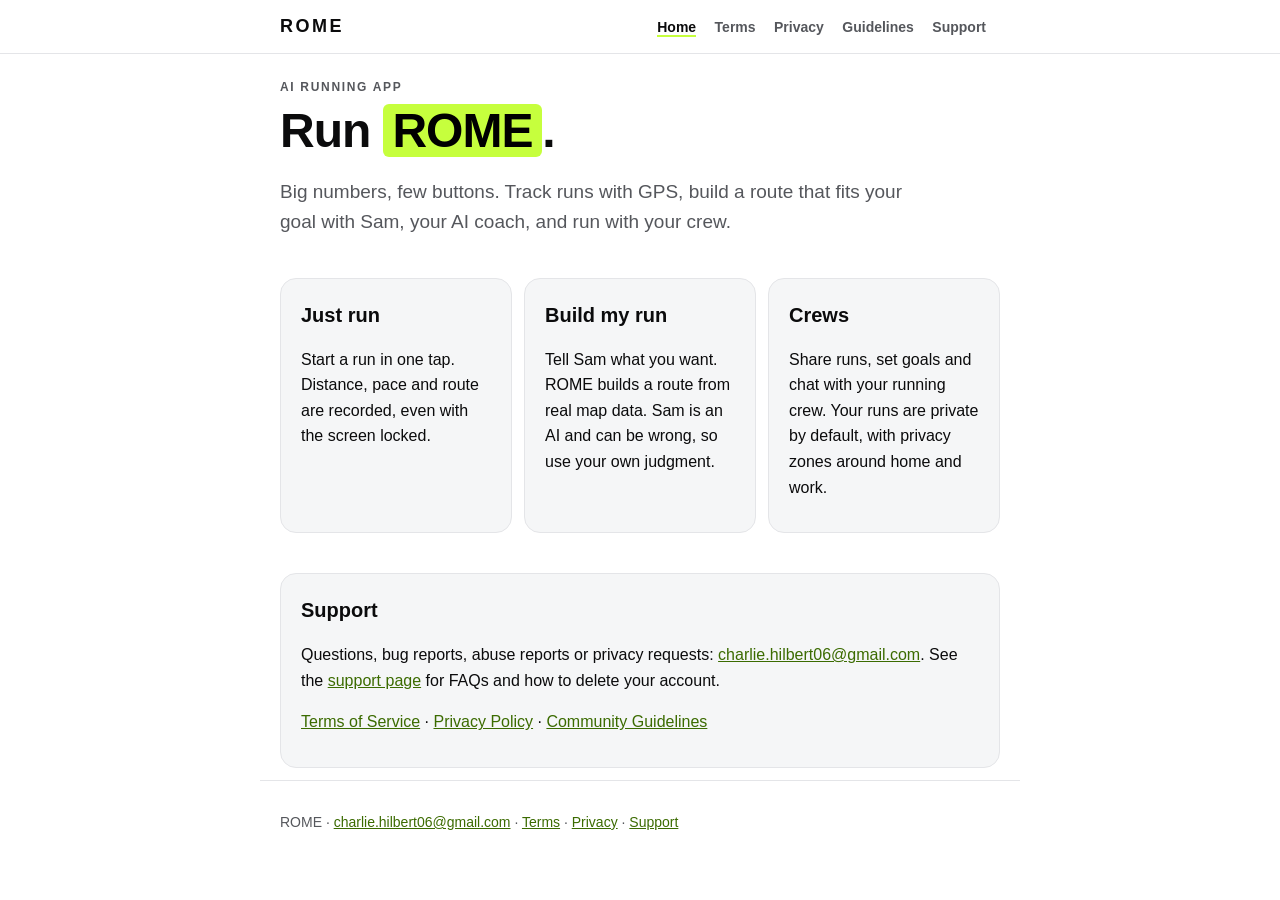
<file: index.html>
<!doctype html>
<html lang="en">
<head>
<meta charset="utf-8">
<meta name="viewport" content="width=device-width, initial-scale=1">
<title>Run smarter | ROME</title>
<meta name="description" content="ROME is an AI running app: routes, a coach, and crews.">
<meta name="color-scheme" content="light dark">
<link rel="stylesheet" href="style.css">
</head>
<body>
<a class="skip" href="#main">Skip to content</a>
<header class="top"><div class="wrap">
  <a class="brand" href="index.html">ROME</a>
  <nav aria-label="Main">
      <a href="index.html" aria-current="page">Home</a>
      <a href="terms.html">Terms</a>
      <a href="privacy.html">Privacy</a>
      <a href="guidelines.html">Guidelines</a>
      <a href="support.html">Support</a>
  </nav>
</div></header>
<main id="main" class="wrap">
<section class="hero">
<p class="eyebrow">AI running app</p>
<h1>Run <span class="lime">ROME</span>.</h1>
<p class="lead">Big numbers, few buttons. Track runs with GPS, build a route that fits your goal with Sam, your AI coach, and run with your crew.</p>
</section>
<div class="cards">
<section class="card"><h2>Just run</h2><p>Start a run in one tap. Distance, pace and route are recorded, even with the screen locked.</p></section>
<section class="card"><h2>Build my run</h2><p>Tell Sam what you want. ROME builds a route from real map data. Sam is an AI and can be wrong, so use your own judgment.</p></section>
<section class="card"><h2>Crews</h2><p>Share runs, set goals and chat with your running crew. Your runs are private by default, with privacy zones around home and work.</p></section>
</div>
<section class="card">
<h2>Support</h2>
<p>Questions, bug reports, abuse reports or privacy requests: <a href="mailto:charlie.hilbert06@gmail.com">charlie.hilbert06@gmail.com</a>. See the <a href="support.html">support page</a> for FAQs and how to delete your account.</p>
<p><a href="terms.html">Terms of Service</a> &middot; <a href="privacy.html">Privacy Policy</a> &middot; <a href="guidelines.html">Community Guidelines</a></p>
</section>
</main>
<footer class="wrap foot">
  <p>ROME &middot; <a href="mailto:charlie.hilbert06@gmail.com">charlie.hilbert06@gmail.com</a> &middot; <a href="terms.html">Terms</a> &middot; <a href="privacy.html">Privacy</a> &middot; <a href="support.html">Support</a></p>
</footer>
</body>
</html>
</file>
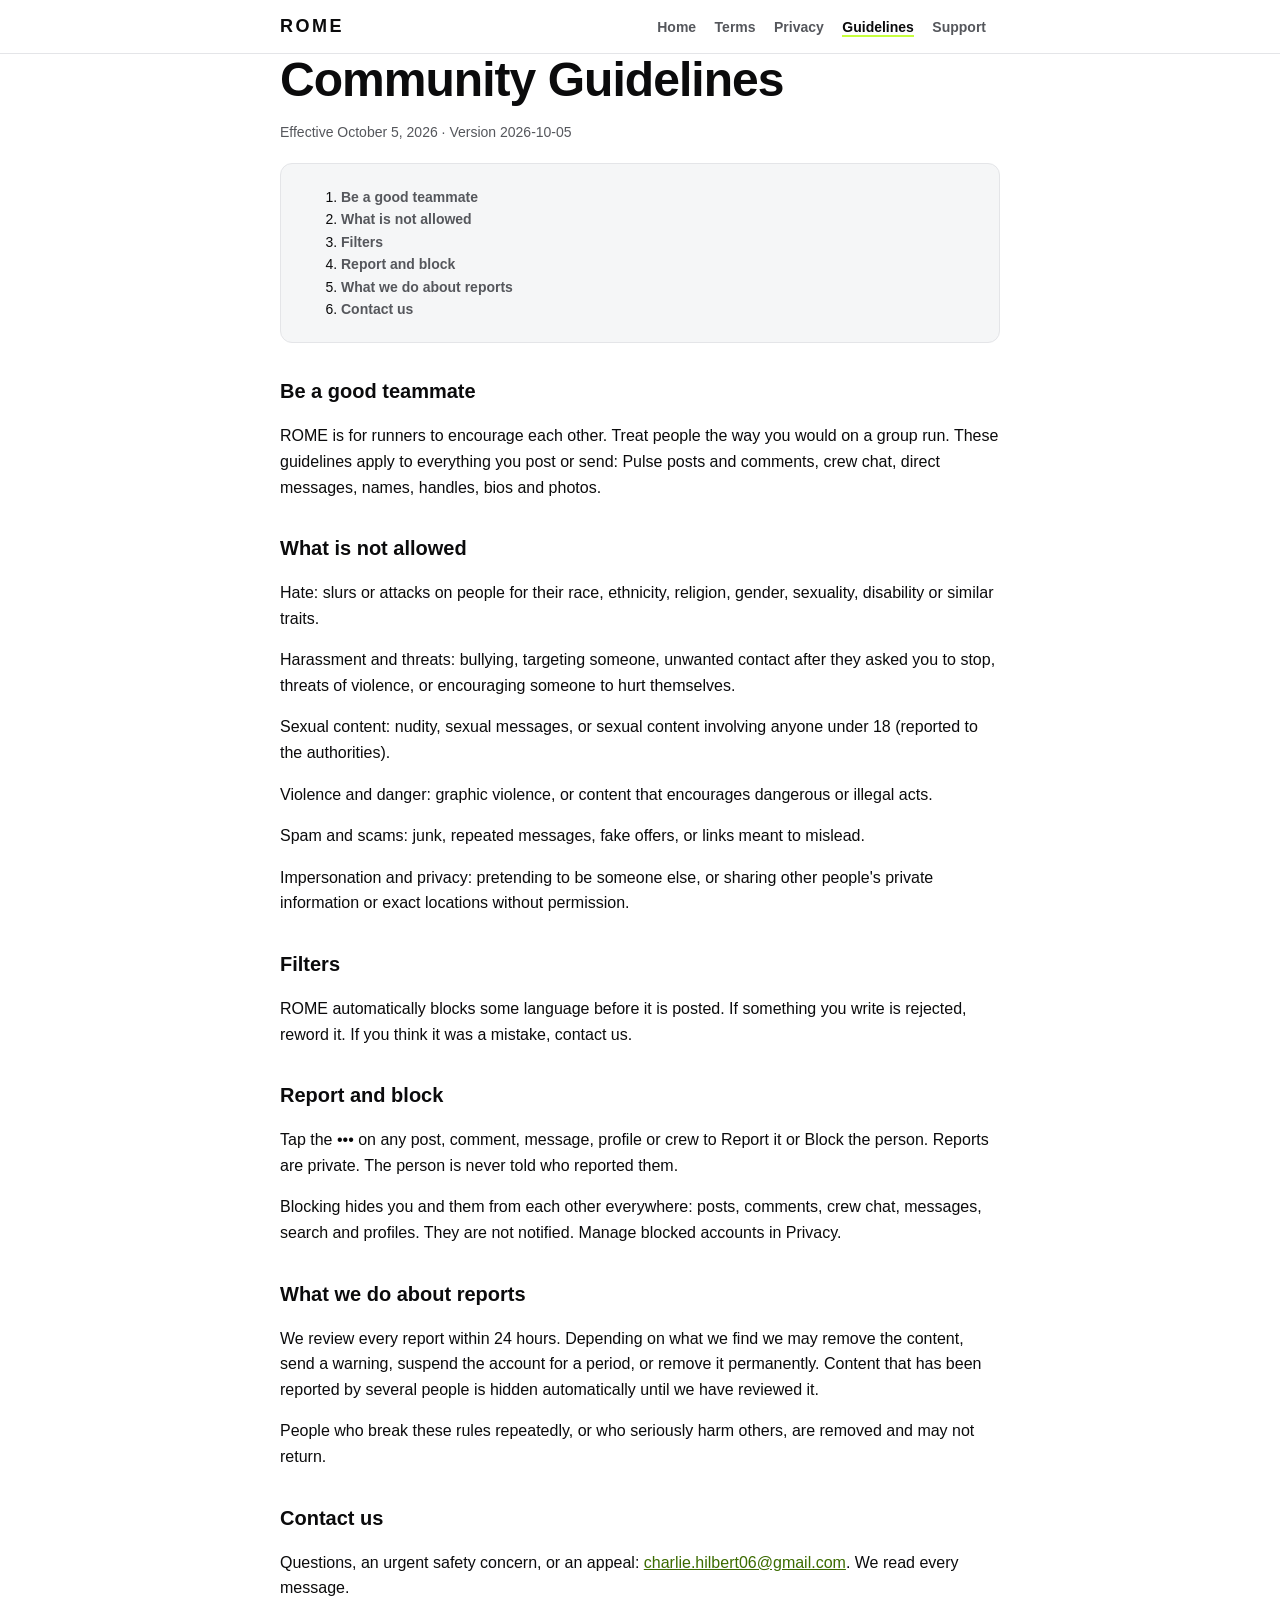
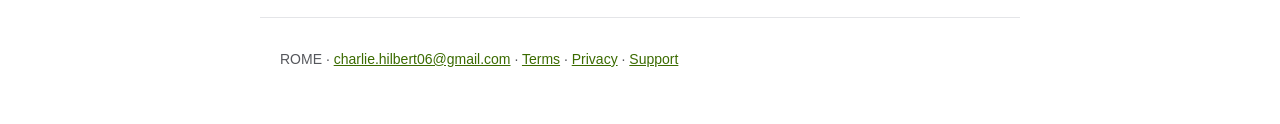
<file: guidelines.html>
<!doctype html>
<html lang="en">
<head>
<meta charset="utf-8">
<meta name="viewport" content="width=device-width, initial-scale=1">
<title>Community Guidelines | ROME</title>
<meta name="description" content="Community Guidelines for the ROME running app.">
<meta name="color-scheme" content="light dark">
<link rel="stylesheet" href="style.css">
</head>
<body>
<a class="skip" href="#main">Skip to content</a>
<header class="top"><div class="wrap">
  <a class="brand" href="index.html">ROME</a>
  <nav aria-label="Main">
      <a href="index.html">Home</a>
      <a href="terms.html">Terms</a>
      <a href="privacy.html">Privacy</a>
      <a href="guidelines.html" aria-current="page">Guidelines</a>
      <a href="support.html">Support</a>
  </nav>
</div></header>
<main id="main" class="wrap">
<article class="doc">
<h1>Community Guidelines</h1>
<p class="meta">Effective October 5, 2026 &middot; Version 2026-10-05</p>
<nav class="toc" aria-label="On this page"><ol>
    <li><a href="#be-a-good-teammate">Be a good teammate</a></li>
    <li><a href="#what-is-not-allowed">What is not allowed</a></li>
    <li><a href="#filters">Filters</a></li>
    <li><a href="#report-and-block">Report and block</a></li>
    <li><a href="#what-we-do-about-reports">What we do about reports</a></li>
    <li><a href="#contact-us">Contact us</a></li>
</ol></nav>
<section id="be-a-good-teammate">
<h2>Be a good teammate</h2>
<p>ROME is for runners to encourage each other. Treat people the way you would on a group run. These guidelines apply to everything you post or send: Pulse posts and comments, crew chat, direct messages, names, handles, bios and photos.</p>
</section>
<section id="what-is-not-allowed">
<h2>What is not allowed</h2>
<p>Hate: slurs or attacks on people for their race, ethnicity, religion, gender, sexuality, disability or similar traits.</p>
<p>Harassment and threats: bullying, targeting someone, unwanted contact after they asked you to stop, threats of violence, or encouraging someone to hurt themselves.</p>
<p>Sexual content: nudity, sexual messages, or sexual content involving anyone under 18 (reported to the authorities).</p>
<p>Violence and danger: graphic violence, or content that encourages dangerous or illegal acts.</p>
<p>Spam and scams: junk, repeated messages, fake offers, or links meant to mislead.</p>
<p>Impersonation and privacy: pretending to be someone else, or sharing other people's private information or exact locations without permission.</p>
</section>
<section id="filters">
<h2>Filters</h2>
<p>ROME automatically blocks some language before it is posted. If something you write is rejected, reword it. If you think it was a mistake, contact us.</p>
</section>
<section id="report-and-block">
<h2>Report and block</h2>
<p>Tap the ••• on any post, comment, message, profile or crew to Report it or Block the person. Reports are private. The person is never told who reported them.</p>
<p>Blocking hides you and them from each other everywhere: posts, comments, crew chat, messages, search and profiles. They are not notified. Manage blocked accounts in Privacy.</p>
</section>
<section id="what-we-do-about-reports">
<h2>What we do about reports</h2>
<p>We review every report within 24 hours. Depending on what we find we may remove the content, send a warning, suspend the account for a period, or remove it permanently. Content that has been reported by several people is hidden automatically until we have reviewed it.</p>
<p>People who break these rules repeatedly, or who seriously harm others, are removed and may not return.</p>
</section>
<section id="contact-us">
<h2>Contact us</h2>
<p>Questions, an urgent safety concern, or an appeal: <a href="mailto:charlie.hilbert06@gmail.com">charlie.hilbert06@gmail.com</a>. We read every message.</p>
</section>
</article>
</main>
<footer class="wrap foot">
  <p>ROME &middot; <a href="mailto:charlie.hilbert06@gmail.com">charlie.hilbert06@gmail.com</a> &middot; <a href="terms.html">Terms</a> &middot; <a href="privacy.html">Privacy</a> &middot; <a href="support.html">Support</a></p>
</footer>
</body>
</html>
</file>
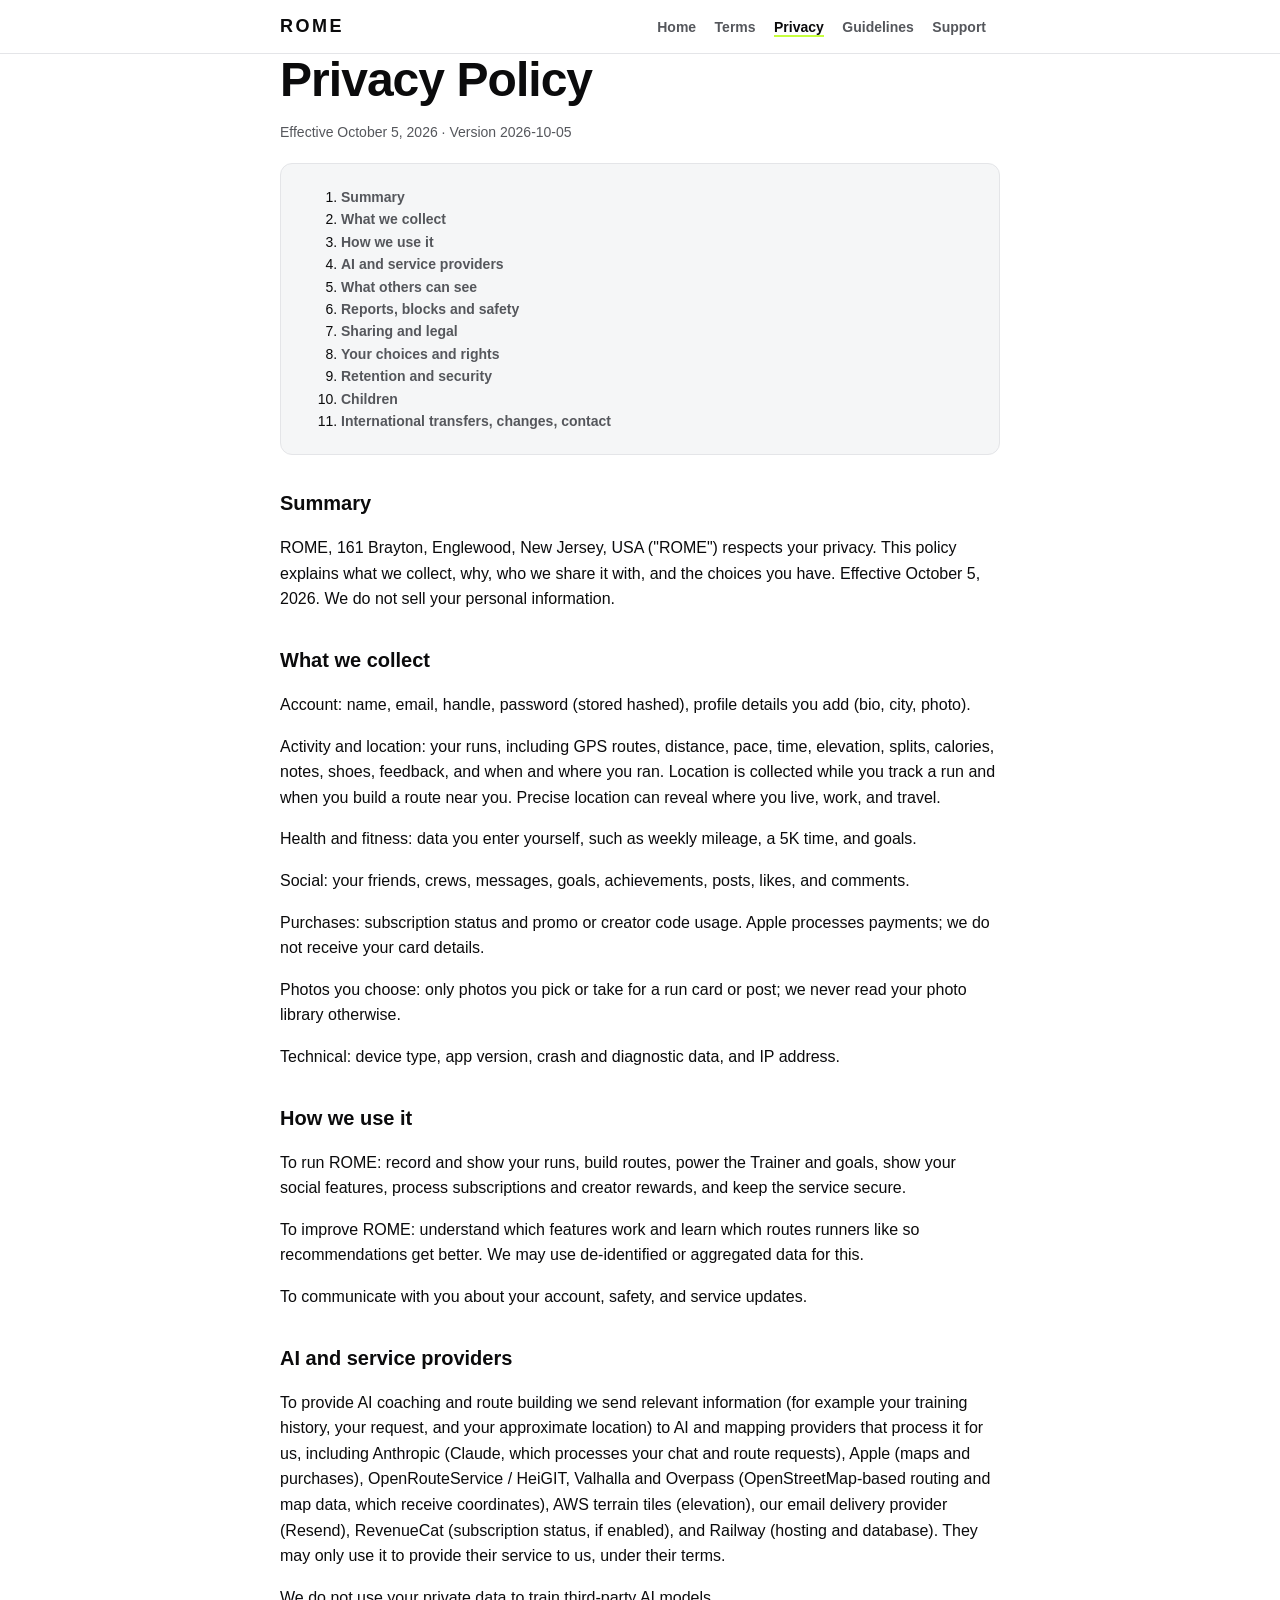
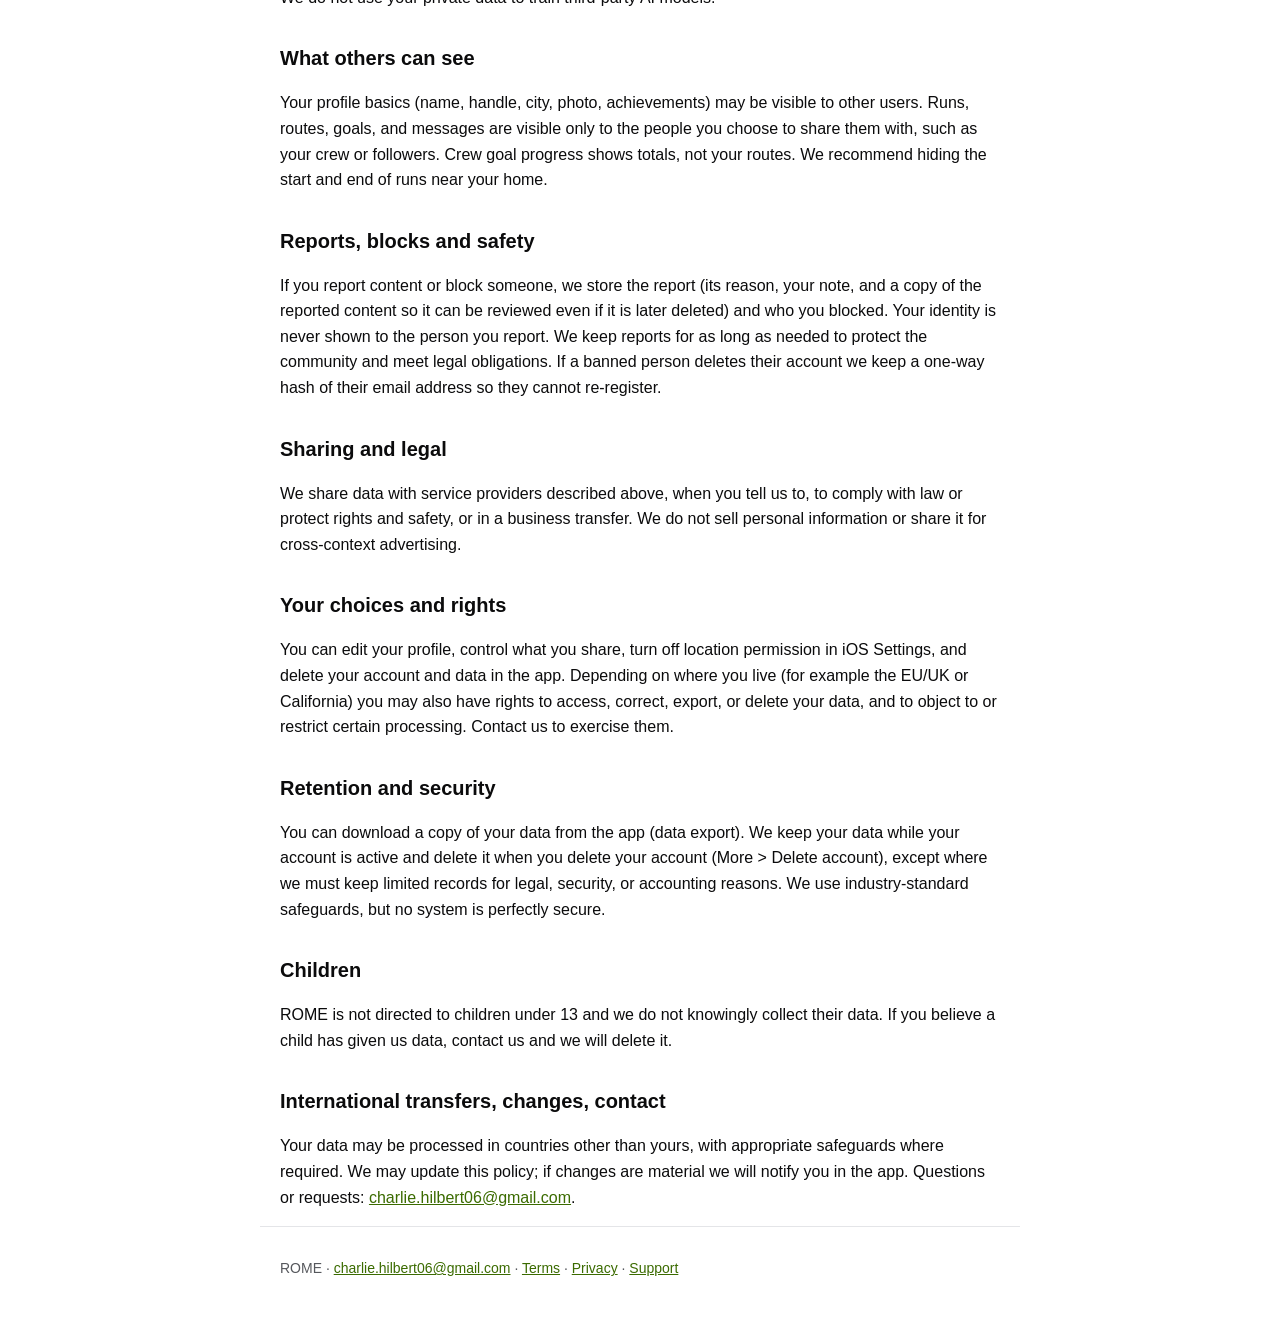
<file: privacy.html>
<!doctype html>
<html lang="en">
<head>
<meta charset="utf-8">
<meta name="viewport" content="width=device-width, initial-scale=1">
<title>Privacy Policy | ROME</title>
<meta name="description" content="Privacy Policy for the ROME running app.">
<meta name="color-scheme" content="light dark">
<link rel="stylesheet" href="style.css">
</head>
<body>
<a class="skip" href="#main">Skip to content</a>
<header class="top"><div class="wrap">
  <a class="brand" href="index.html">ROME</a>
  <nav aria-label="Main">
      <a href="index.html">Home</a>
      <a href="terms.html">Terms</a>
      <a href="privacy.html" aria-current="page">Privacy</a>
      <a href="guidelines.html">Guidelines</a>
      <a href="support.html">Support</a>
  </nav>
</div></header>
<main id="main" class="wrap">
<article class="doc">
<h1>Privacy Policy</h1>
<p class="meta">Effective October 5, 2026 &middot; Version 2026-10-05</p>
<nav class="toc" aria-label="On this page"><ol>
    <li><a href="#summary">Summary</a></li>
    <li><a href="#what-we-collect">What we collect</a></li>
    <li><a href="#how-we-use-it">How we use it</a></li>
    <li><a href="#ai-and-service-providers">AI and service providers</a></li>
    <li><a href="#what-others-can-see">What others can see</a></li>
    <li><a href="#reports-blocks-and-safety">Reports, blocks and safety</a></li>
    <li><a href="#sharing-and-legal">Sharing and legal</a></li>
    <li><a href="#your-choices-and-rights">Your choices and rights</a></li>
    <li><a href="#retention-and-security">Retention and security</a></li>
    <li><a href="#children">Children</a></li>
    <li><a href="#international-transfers-changes-contact">International transfers, changes, contact</a></li>
</ol></nav>
<section id="summary">
<h2>Summary</h2>
<p>ROME, 161 Brayton, Englewood, New Jersey, USA ("ROME") respects your privacy. This policy explains what we collect, why, who we share it with, and the choices you have. Effective October 5, 2026. We do not sell your personal information.</p>
</section>
<section id="what-we-collect">
<h2>What we collect</h2>
<p>Account: name, email, handle, password (stored hashed), profile details you add (bio, city, photo).</p>
<p>Activity and location: your runs, including GPS routes, distance, pace, time, elevation, splits, calories, notes, shoes, feedback, and when and where you ran. Location is collected while you track a run and when you build a route near you. Precise location can reveal where you live, work, and travel.</p>
<p>Health and fitness: data you enter yourself, such as weekly mileage, a 5K time, and goals.</p>
<p>Social: your friends, crews, messages, goals, achievements, posts, likes, and comments.</p>
<p>Purchases: subscription status and promo or creator code usage. Apple processes payments; we do not receive your card details.</p>
<p>Photos you choose: only photos you pick or take for a run card or post; we never read your photo library otherwise.</p>
<p>Technical: device type, app version, crash and diagnostic data, and IP address.</p>
</section>
<section id="how-we-use-it">
<h2>How we use it</h2>
<p>To run ROME: record and show your runs, build routes, power the Trainer and goals, show your social features, process subscriptions and creator rewards, and keep the service secure.</p>
<p>To improve ROME: understand which features work and learn which routes runners like so recommendations get better. We may use de-identified or aggregated data for this.</p>
<p>To communicate with you about your account, safety, and service updates.</p>
</section>
<section id="ai-and-service-providers">
<h2>AI and service providers</h2>
<p>To provide AI coaching and route building we send relevant information (for example your training history, your request, and your approximate location) to AI and mapping providers that process it for us, including Anthropic (Claude, which processes your chat and route requests), Apple (maps and purchases), OpenRouteService / HeiGIT, Valhalla and Overpass (OpenStreetMap-based routing and map data, which receive coordinates), AWS terrain tiles (elevation), our email delivery provider (Resend), RevenueCat (subscription status, if enabled), and Railway (hosting and database). They may only use it to provide their service to us, under their terms.</p>
<p>We do not use your private data to train third-party AI models.</p>
</section>
<section id="what-others-can-see">
<h2>What others can see</h2>
<p>Your profile basics (name, handle, city, photo, achievements) may be visible to other users. Runs, routes, goals, and messages are visible only to the people you choose to share them with, such as your crew or followers. Crew goal progress shows totals, not your routes. We recommend hiding the start and end of runs near your home.</p>
</section>
<section id="reports-blocks-and-safety">
<h2>Reports, blocks and safety</h2>
<p>If you report content or block someone, we store the report (its reason, your note, and a copy of the reported content so it can be reviewed even if it is later deleted) and who you blocked. Your identity is never shown to the person you report. We keep reports for as long as needed to protect the community and meet legal obligations. If a banned person deletes their account we keep a one-way hash of their email address so they cannot re-register.</p>
</section>
<section id="sharing-and-legal">
<h2>Sharing and legal</h2>
<p>We share data with service providers described above, when you tell us to, to comply with law or protect rights and safety, or in a business transfer. We do not sell personal information or share it for cross-context advertising.</p>
</section>
<section id="your-choices-and-rights">
<h2>Your choices and rights</h2>
<p>You can edit your profile, control what you share, turn off location permission in iOS Settings, and delete your account and data in the app. Depending on where you live (for example the EU/UK or California) you may also have rights to access, correct, export, or delete your data, and to object to or restrict certain processing. Contact us to exercise them.</p>
</section>
<section id="retention-and-security">
<h2>Retention and security</h2>
<p>You can download a copy of your data from the app (data export). We keep your data while your account is active and delete it when you delete your account (More &gt; Delete account), except where we must keep limited records for legal, security, or accounting reasons. We use industry-standard safeguards, but no system is perfectly secure.</p>
</section>
<section id="children">
<h2>Children</h2>
<p>ROME is not directed to children under 13 and we do not knowingly collect their data. If you believe a child has given us data, contact us and we will delete it.</p>
</section>
<section id="international-transfers-changes-contact">
<h2>International transfers, changes, contact</h2>
<p>Your data may be processed in countries other than yours, with appropriate safeguards where required. We may update this policy; if changes are material we will notify you in the app. Questions or requests: <a href="mailto:charlie.hilbert06@gmail.com">charlie.hilbert06@gmail.com</a>.</p>
</section>
</article>
</main>
<footer class="wrap foot">
  <p>ROME &middot; <a href="mailto:charlie.hilbert06@gmail.com">charlie.hilbert06@gmail.com</a> &middot; <a href="terms.html">Terms</a> &middot; <a href="privacy.html">Privacy</a> &middot; <a href="support.html">Support</a></p>
</footer>
</body>
</html>
</file>
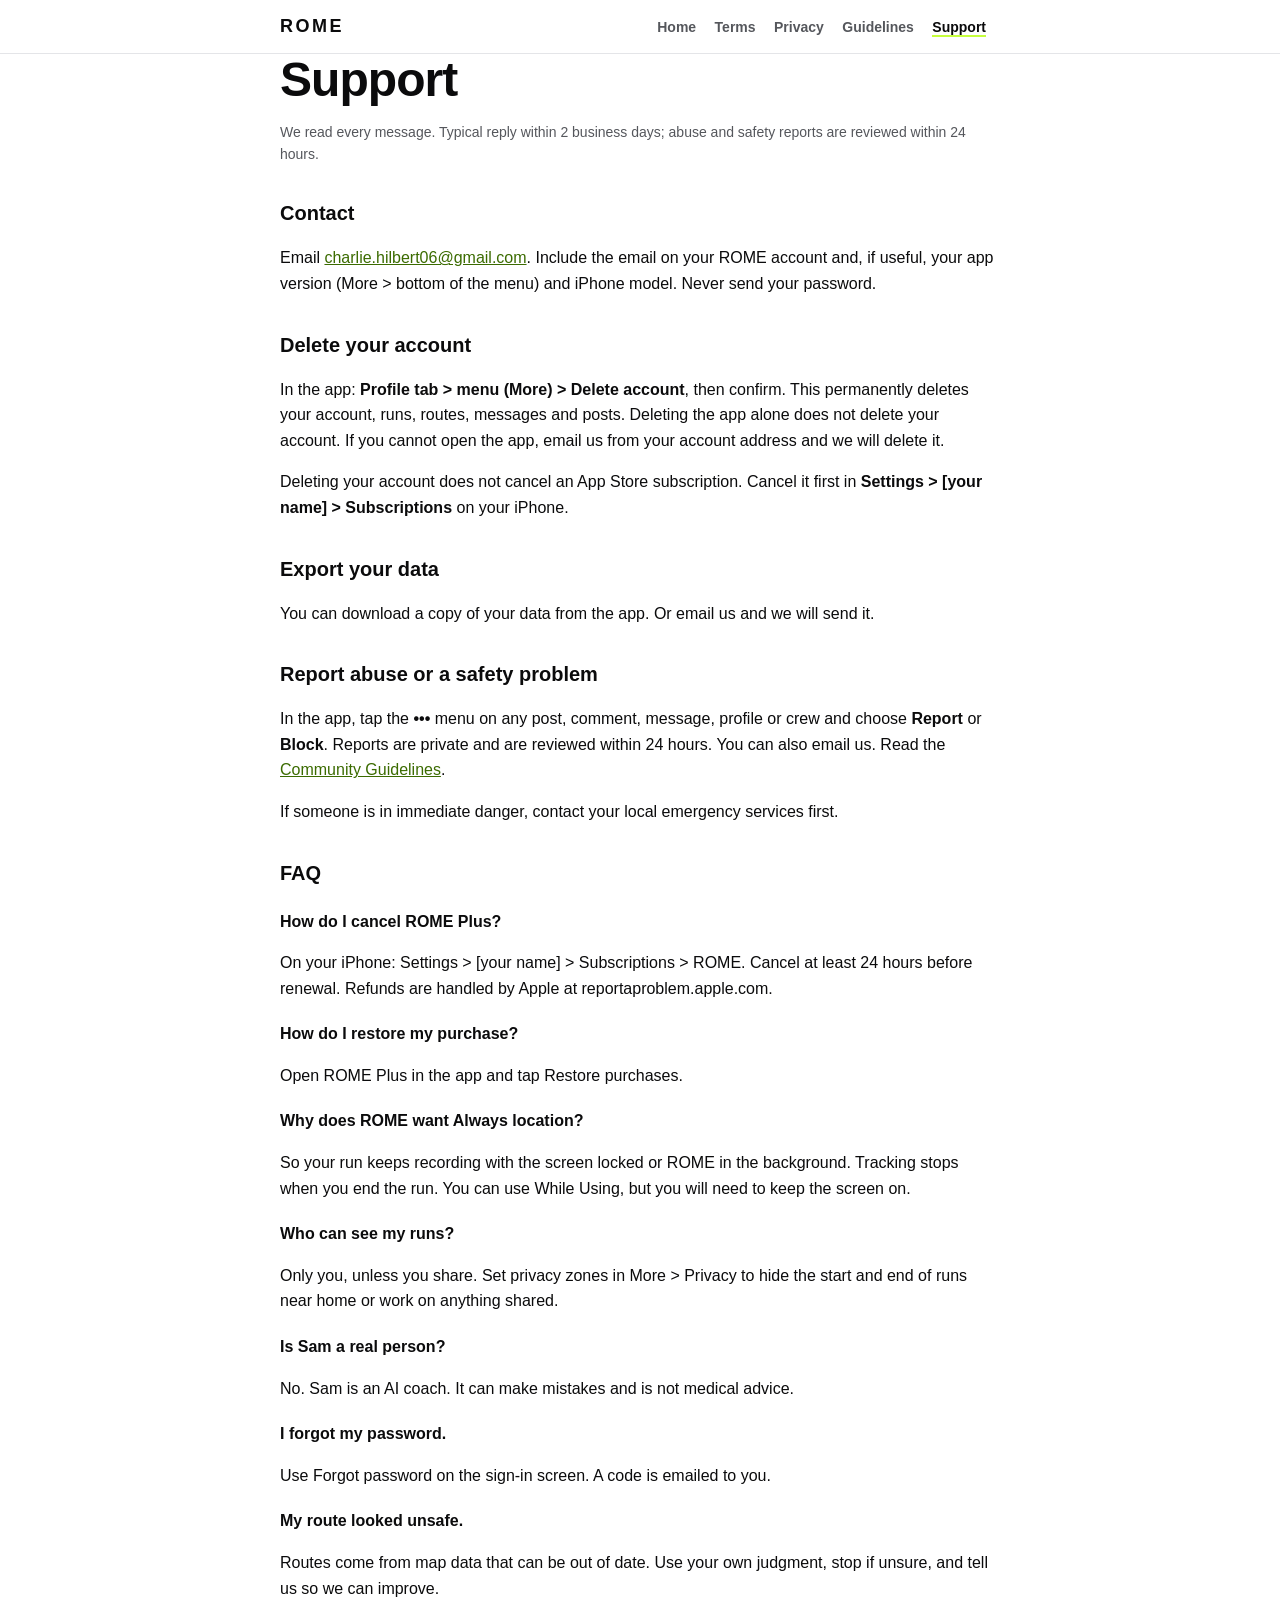
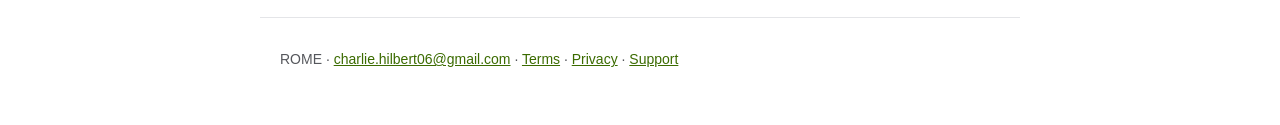
<file: support.html>
<!doctype html>
<html lang="en">
<head>
<meta charset="utf-8">
<meta name="viewport" content="width=device-width, initial-scale=1">
<title>Support | ROME</title>
<meta name="description" content="Get help with ROME, delete your account, or report abuse.">
<meta name="color-scheme" content="light dark">
<link rel="stylesheet" href="style.css">
</head>
<body>
<a class="skip" href="#main">Skip to content</a>
<header class="top"><div class="wrap">
  <a class="brand" href="index.html">ROME</a>
  <nav aria-label="Main">
      <a href="index.html">Home</a>
      <a href="terms.html">Terms</a>
      <a href="privacy.html">Privacy</a>
      <a href="guidelines.html">Guidelines</a>
      <a href="support.html" aria-current="page">Support</a>
  </nav>
</div></header>
<main id="main" class="wrap">
<article class="doc">
<h1>Support</h1>
<p class="meta">We read every message. Typical reply within 2 business days; abuse and safety reports are reviewed within 24 hours.</p>
<section><h2>Contact</h2>
<p>Email <a href="mailto:charlie.hilbert06@gmail.com">charlie.hilbert06@gmail.com</a>. Include the email on your ROME account and, if useful, your app version (More &gt; bottom of the menu) and iPhone model. Never send your password.</p></section>
<section id="delete"><h2>Delete your account</h2>
<p>In the app: <strong>Profile tab &gt; menu (More) &gt; Delete account</strong>, then confirm. This permanently deletes your account, runs, routes, messages and posts. Deleting the app alone does not delete your account. If you cannot open the app, email us from your account address and we will delete it.</p>
<p>Deleting your account does not cancel an App Store subscription. Cancel it first in <strong>Settings &gt; [your name] &gt; Subscriptions</strong> on your iPhone.</p></section>
<section id="export"><h2>Export your data</h2>
<p>You can download a copy of your data from the app. Or email us and we will send it.</p></section>
<section id="report"><h2>Report abuse or a safety problem</h2>
<p>In the app, tap the <strong>&bull;&bull;&bull;</strong> menu on any post, comment, message, profile or crew and choose <strong>Report</strong> or <strong>Block</strong>. Reports are private and are reviewed within 24 hours. You can also email us. Read the <a href="guidelines.html">Community Guidelines</a>.</p>
<p>If someone is in immediate danger, contact your local emergency services first.</p></section>
<section id="faq"><h2>FAQ</h2>
<h3>How do I cancel ROME Plus?</h3>
<p>On your iPhone: Settings &gt; [your name] &gt; Subscriptions &gt; ROME. Cancel at least 24 hours before renewal. Refunds are handled by Apple at reportaproblem.apple.com.</p>
<h3>How do I restore my purchase?</h3>
<p>Open ROME Plus in the app and tap Restore purchases.</p>
<h3>Why does ROME want Always location?</h3>
<p>So your run keeps recording with the screen locked or ROME in the background. Tracking stops when you end the run. You can use While Using, but you will need to keep the screen on.</p>
<h3>Who can see my runs?</h3>
<p>Only you, unless you share. Set privacy zones in More &gt; Privacy to hide the start and end of runs near home or work on anything shared.</p>
<h3>Is Sam a real person?</h3>
<p>No. Sam is an AI coach. It can make mistakes and is not medical advice.</p>
<h3>I forgot my password.</h3>
<p>Use Forgot password on the sign-in screen. A code is emailed to you.</p>
<h3>My route looked unsafe.</h3>
<p>Routes come from map data that can be out of date. Use your own judgment, stop if unsure, and tell us so we can improve.</p>
</section>
</article>
</main>
<footer class="wrap foot">
  <p>ROME &middot; <a href="mailto:charlie.hilbert06@gmail.com">charlie.hilbert06@gmail.com</a> &middot; <a href="terms.html">Terms</a> &middot; <a href="privacy.html">Privacy</a> &middot; <a href="support.html">Support</a></p>
</footer>
</body>
</html>
</file>
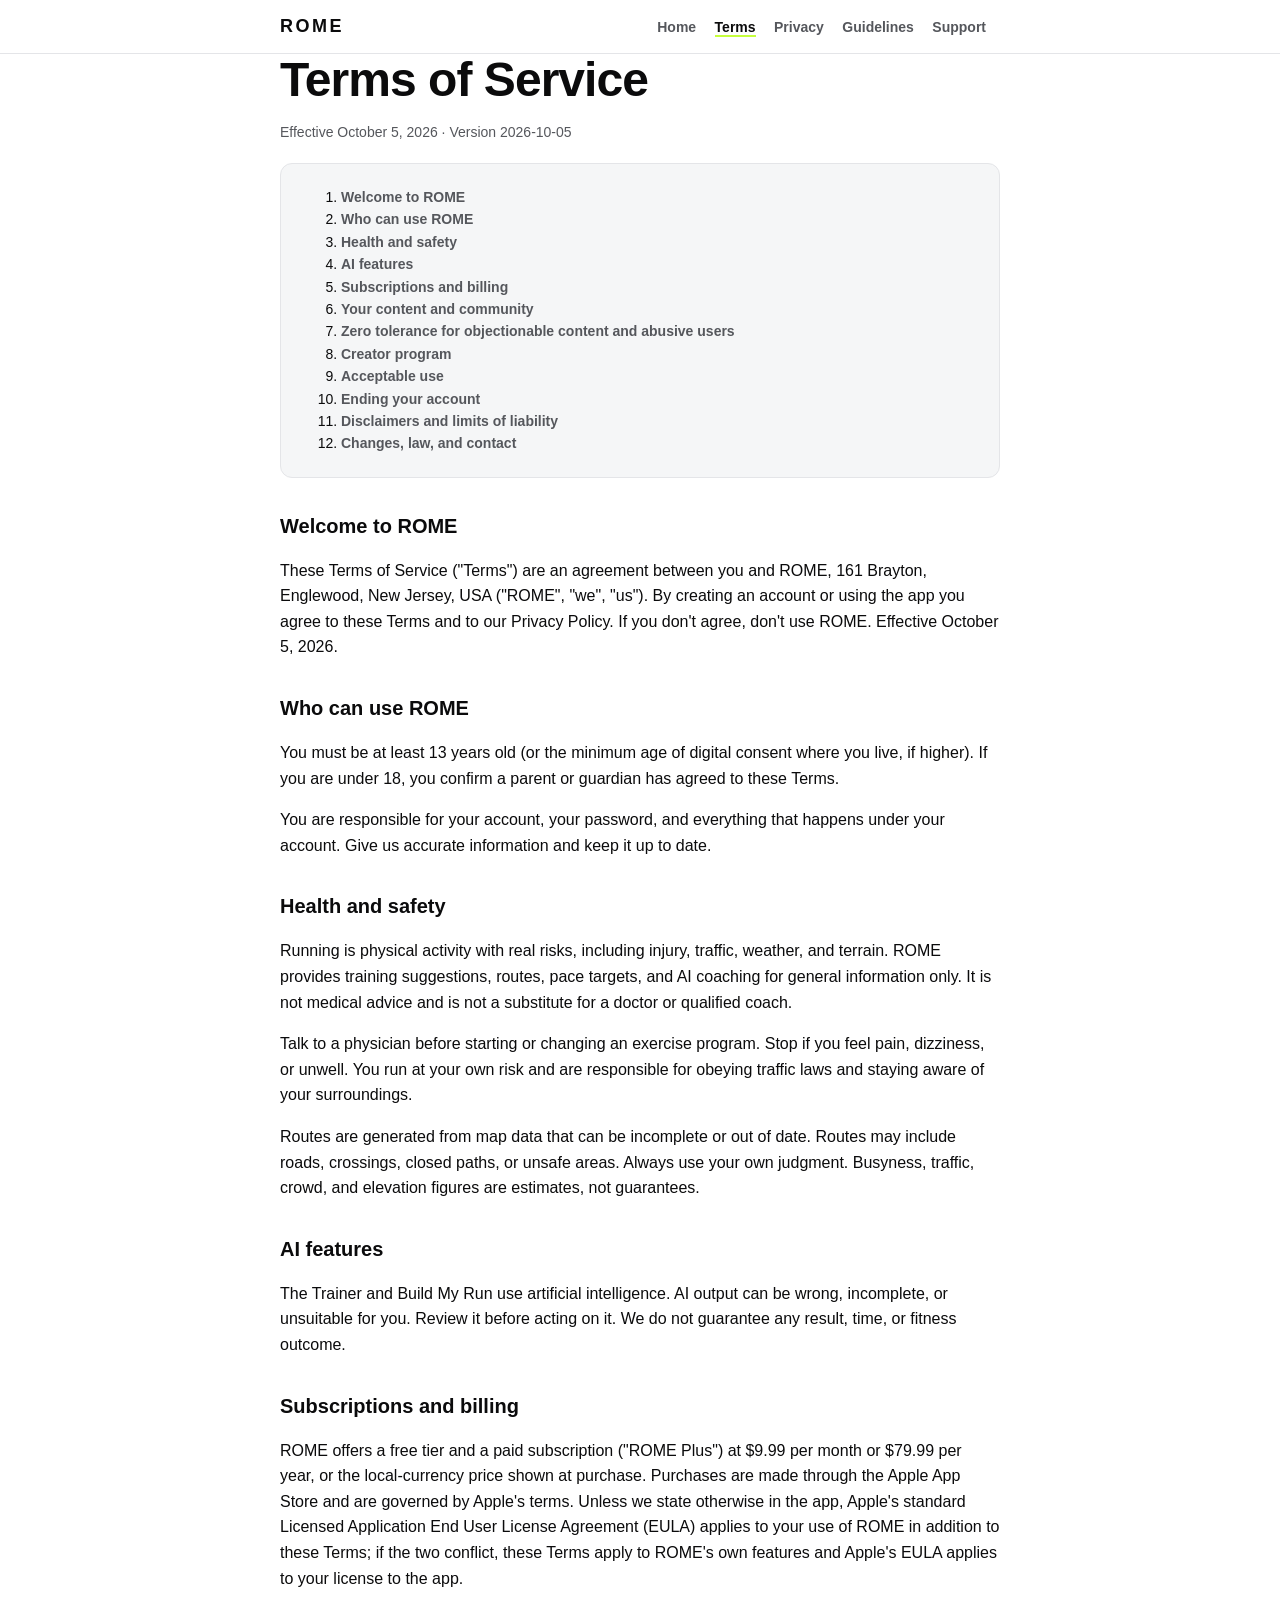
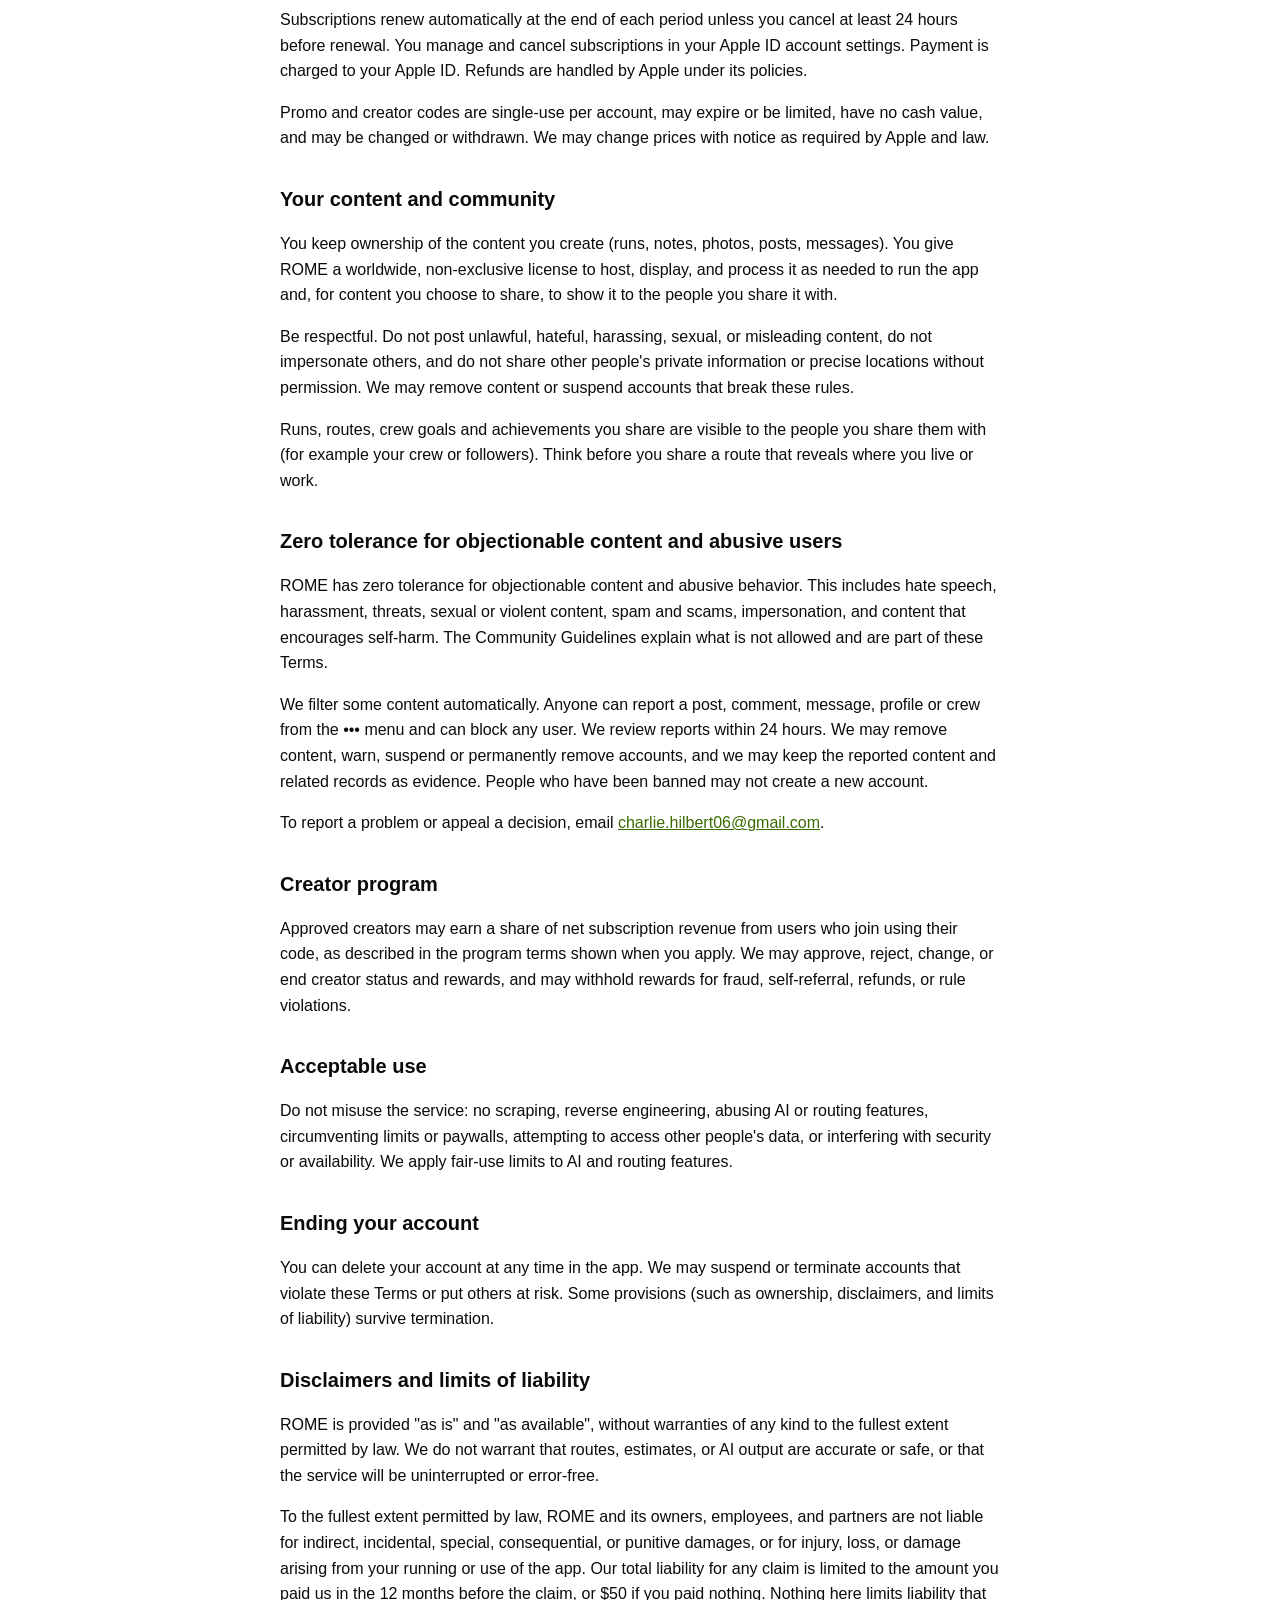
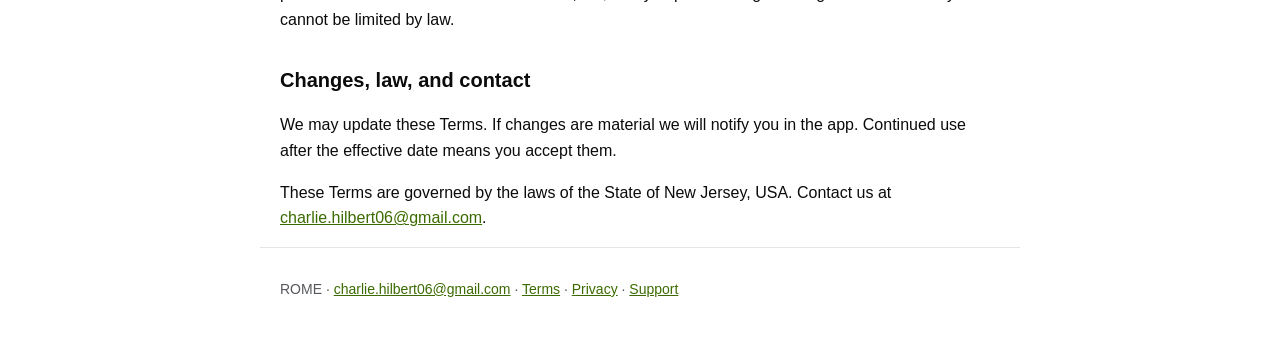
<file: terms.html>
<!doctype html>
<html lang="en">
<head>
<meta charset="utf-8">
<meta name="viewport" content="width=device-width, initial-scale=1">
<title>Terms of Service | ROME</title>
<meta name="description" content="Terms of Service for the ROME running app.">
<meta name="color-scheme" content="light dark">
<link rel="stylesheet" href="style.css">
</head>
<body>
<a class="skip" href="#main">Skip to content</a>
<header class="top"><div class="wrap">
  <a class="brand" href="index.html">ROME</a>
  <nav aria-label="Main">
      <a href="index.html">Home</a>
      <a href="terms.html" aria-current="page">Terms</a>
      <a href="privacy.html">Privacy</a>
      <a href="guidelines.html">Guidelines</a>
      <a href="support.html">Support</a>
  </nav>
</div></header>
<main id="main" class="wrap">
<article class="doc">
<h1>Terms of Service</h1>
<p class="meta">Effective October 5, 2026 &middot; Version 2026-10-05</p>
<nav class="toc" aria-label="On this page"><ol>
    <li><a href="#welcome-to-rome">Welcome to ROME</a></li>
    <li><a href="#who-can-use-rome">Who can use ROME</a></li>
    <li><a href="#health-and-safety">Health and safety</a></li>
    <li><a href="#ai-features">AI features</a></li>
    <li><a href="#subscriptions-and-billing">Subscriptions and billing</a></li>
    <li><a href="#your-content-and-community">Your content and community</a></li>
    <li><a href="#zero-tolerance-for-objectionable-content-and-abusive-users">Zero tolerance for objectionable content and abusive users</a></li>
    <li><a href="#creator-program">Creator program</a></li>
    <li><a href="#acceptable-use">Acceptable use</a></li>
    <li><a href="#ending-your-account">Ending your account</a></li>
    <li><a href="#disclaimers-and-limits-of-liability">Disclaimers and limits of liability</a></li>
    <li><a href="#changes-law-and-contact">Changes, law, and contact</a></li>
</ol></nav>
<section id="welcome-to-rome">
<h2>Welcome to ROME</h2>
<p>These Terms of Service ("Terms") are an agreement between you and ROME, 161 Brayton, Englewood, New Jersey, USA ("ROME", "we", "us"). By creating an account or using the app you agree to these Terms and to our Privacy Policy. If you don't agree, don't use ROME. Effective October 5, 2026.</p>
</section>
<section id="who-can-use-rome">
<h2>Who can use ROME</h2>
<p>You must be at least 13 years old (or the minimum age of digital consent where you live, if higher). If you are under 18, you confirm a parent or guardian has agreed to these Terms.</p>
<p>You are responsible for your account, your password, and everything that happens under your account. Give us accurate information and keep it up to date.</p>
</section>
<section id="health-and-safety">
<h2>Health and safety</h2>
<p>Running is physical activity with real risks, including injury, traffic, weather, and terrain. ROME provides training suggestions, routes, pace targets, and AI coaching for general information only. It is not medical advice and is not a substitute for a doctor or qualified coach.</p>
<p>Talk to a physician before starting or changing an exercise program. Stop if you feel pain, dizziness, or unwell. You run at your own risk and are responsible for obeying traffic laws and staying aware of your surroundings.</p>
<p>Routes are generated from map data that can be incomplete or out of date. Routes may include roads, crossings, closed paths, or unsafe areas. Always use your own judgment. Busyness, traffic, crowd, and elevation figures are estimates, not guarantees.</p>
</section>
<section id="ai-features">
<h2>AI features</h2>
<p>The Trainer and Build My Run use artificial intelligence. AI output can be wrong, incomplete, or unsuitable for you. Review it before acting on it. We do not guarantee any result, time, or fitness outcome.</p>
</section>
<section id="subscriptions-and-billing">
<h2>Subscriptions and billing</h2>
<p>ROME offers a free tier and a paid subscription ("ROME Plus") at $9.99 per month or $79.99 per year, or the local-currency price shown at purchase. Purchases are made through the Apple App Store and are governed by Apple's terms. Unless we state otherwise in the app, Apple's standard Licensed Application End User License Agreement (EULA) applies to your use of ROME in addition to these Terms; if the two conflict, these Terms apply to ROME's own features and Apple's EULA applies to your license to the app.</p>
<p>Subscriptions renew automatically at the end of each period unless you cancel at least 24 hours before renewal. You manage and cancel subscriptions in your Apple ID account settings. Payment is charged to your Apple ID. Refunds are handled by Apple under its policies.</p>
<p>Promo and creator codes are single-use per account, may expire or be limited, have no cash value, and may be changed or withdrawn. We may change prices with notice as required by Apple and law.</p>
</section>
<section id="your-content-and-community">
<h2>Your content and community</h2>
<p>You keep ownership of the content you create (runs, notes, photos, posts, messages). You give ROME a worldwide, non-exclusive license to host, display, and process it as needed to run the app and, for content you choose to share, to show it to the people you share it with.</p>
<p>Be respectful. Do not post unlawful, hateful, harassing, sexual, or misleading content, do not impersonate others, and do not share other people's private information or precise locations without permission. We may remove content or suspend accounts that break these rules.</p>
<p>Runs, routes, crew goals and achievements you share are visible to the people you share them with (for example your crew or followers). Think before you share a route that reveals where you live or work.</p>
</section>
<section id="zero-tolerance-for-objectionable-content-and-abusive-users">
<h2>Zero tolerance for objectionable content and abusive users</h2>
<p>ROME has zero tolerance for objectionable content and abusive behavior. This includes hate speech, harassment, threats, sexual or violent content, spam and scams, impersonation, and content that encourages self-harm. The Community Guidelines explain what is not allowed and are part of these Terms.</p>
<p>We filter some content automatically. Anyone can report a post, comment, message, profile or crew from the ••• menu and can block any user. We review reports within 24 hours. We may remove content, warn, suspend or permanently remove accounts, and we may keep the reported content and related records as evidence. People who have been banned may not create a new account.</p>
<p>To report a problem or appeal a decision, email <a href="mailto:charlie.hilbert06@gmail.com">charlie.hilbert06@gmail.com</a>.</p>
</section>
<section id="creator-program">
<h2>Creator program</h2>
<p>Approved creators may earn a share of net subscription revenue from users who join using their code, as described in the program terms shown when you apply. We may approve, reject, change, or end creator status and rewards, and may withhold rewards for fraud, self-referral, refunds, or rule violations.</p>
</section>
<section id="acceptable-use">
<h2>Acceptable use</h2>
<p>Do not misuse the service: no scraping, reverse engineering, abusing AI or routing features, circumventing limits or paywalls, attempting to access other people's data, or interfering with security or availability. We apply fair-use limits to AI and routing features.</p>
</section>
<section id="ending-your-account">
<h2>Ending your account</h2>
<p>You can delete your account at any time in the app. We may suspend or terminate accounts that violate these Terms or put others at risk. Some provisions (such as ownership, disclaimers, and limits of liability) survive termination.</p>
</section>
<section id="disclaimers-and-limits-of-liability">
<h2>Disclaimers and limits of liability</h2>
<p>ROME is provided "as is" and "as available", without warranties of any kind to the fullest extent permitted by law. We do not warrant that routes, estimates, or AI output are accurate or safe, or that the service will be uninterrupted or error-free.</p>
<p>To the fullest extent permitted by law, ROME and its owners, employees, and partners are not liable for indirect, incidental, special, consequential, or punitive damages, or for injury, loss, or damage arising from your running or use of the app. Our total liability for any claim is limited to the amount you paid us in the 12 months before the claim, or $50 if you paid nothing. Nothing here limits liability that cannot be limited by law.</p>
</section>
<section id="changes-law-and-contact">
<h2>Changes, law, and contact</h2>
<p>We may update these Terms. If changes are material we will notify you in the app. Continued use after the effective date means you accept them.</p>
<p>These Terms are governed by the laws of the State of New Jersey, USA. Contact us at <a href="mailto:charlie.hilbert06@gmail.com">charlie.hilbert06@gmail.com</a>.</p>
</section>
</article>
</main>
<footer class="wrap foot">
  <p>ROME &middot; <a href="mailto:charlie.hilbert06@gmail.com">charlie.hilbert06@gmail.com</a> &middot; <a href="terms.html">Terms</a> &middot; <a href="privacy.html">Privacy</a> &middot; <a href="support.html">Support</a></p>
</footer>
</body>
</html>
</file>
<file: style.css>
:root{--bg:#fff;--fg:#0b0b0c;--soft:#55575c;--line:#e4e5e8;--card:#f5f6f7;--lime:#c6ff3d;--accent:#3b6b00;--navy:#0a1428}
@media (prefers-color-scheme:dark){:root{--bg:#050506;--fg:#f4f5f6;--soft:#a3a6ad;--line:#23252a;--card:#101114;--accent:#c6ff3d}}
*{box-sizing:border-box}
html{-webkit-text-size-adjust:100%}
body{margin:0;background:var(--bg);color:var(--fg);font:16px/1.6 -apple-system,BlinkMacSystemFont,"Segoe UI",Roboto,Helvetica,Arial,sans-serif}
.wrap{max-width:760px;margin:0 auto;padding:0 20px}
.skip{position:absolute;left:-999px}.skip:focus{left:8px;top:8px;background:var(--lime);color:#000;padding:8px 12px;border-radius:8px;z-index:9}
.top{border-bottom:1px solid var(--line);position:sticky;top:0;background:var(--bg);z-index:5}
.top .wrap{display:flex;flex-wrap:wrap;align-items:center;justify-content:space-between;gap:4px 16px;padding-top:12px;padding-bottom:12px}
.brand{font-weight:900;letter-spacing:.14em;color:var(--fg);text-decoration:none;font-size:18px}
nav a{color:var(--soft);text-decoration:none;font-size:14px;margin-right:14px;font-weight:600}
nav a[aria-current],nav a:hover{color:var(--fg)}
nav a[aria-current]{border-bottom:2px solid var(--lime)}
main{padding-top:32px;padding-bottom:40px}
h1{font-size:clamp(32px,8vw,48px);line-height:1.1;margin:0 0 8px;letter-spacing:-.02em;font-weight:900}
h2{font-size:20px;margin:32px 0 8px}h3{font-size:16px;margin:20px 0 4px}
a{color:var(--accent)}a:focus-visible,button:focus-visible{outline:3px solid var(--lime);outline-offset:2px;border-radius:4px}
.lime{background:var(--lime);color:#000;padding:0 .2em;border-radius:6px}
.eyebrow{color:var(--soft);text-transform:uppercase;letter-spacing:.14em;font-size:12px;font-weight:700;margin:24px 0 8px}
.lead{font-size:19px;color:var(--soft);max-width:34em}
.meta{color:var(--soft);font-size:14px}
.cards{display:grid;gap:12px;margin:28px 0}
.card{background:var(--card);border:1px solid var(--line);border-radius:16px;padding:4px 20px 16px;margin:12px 0}
.card h2{margin-top:16px}
.toc{background:var(--card);border:1px solid var(--line);border-radius:12px;padding:8px 20px;margin:20px 0;font-size:14px}
.toc a{text-decoration:none}
.doc section{scroll-margin-top:70px}
.foot{border-top:1px solid var(--line);padding-top:16px;padding-bottom:40px;color:var(--soft);font-size:14px}
@media(min-width:700px){.cards{grid-template-columns:repeat(3,1fr)}}
</file>
